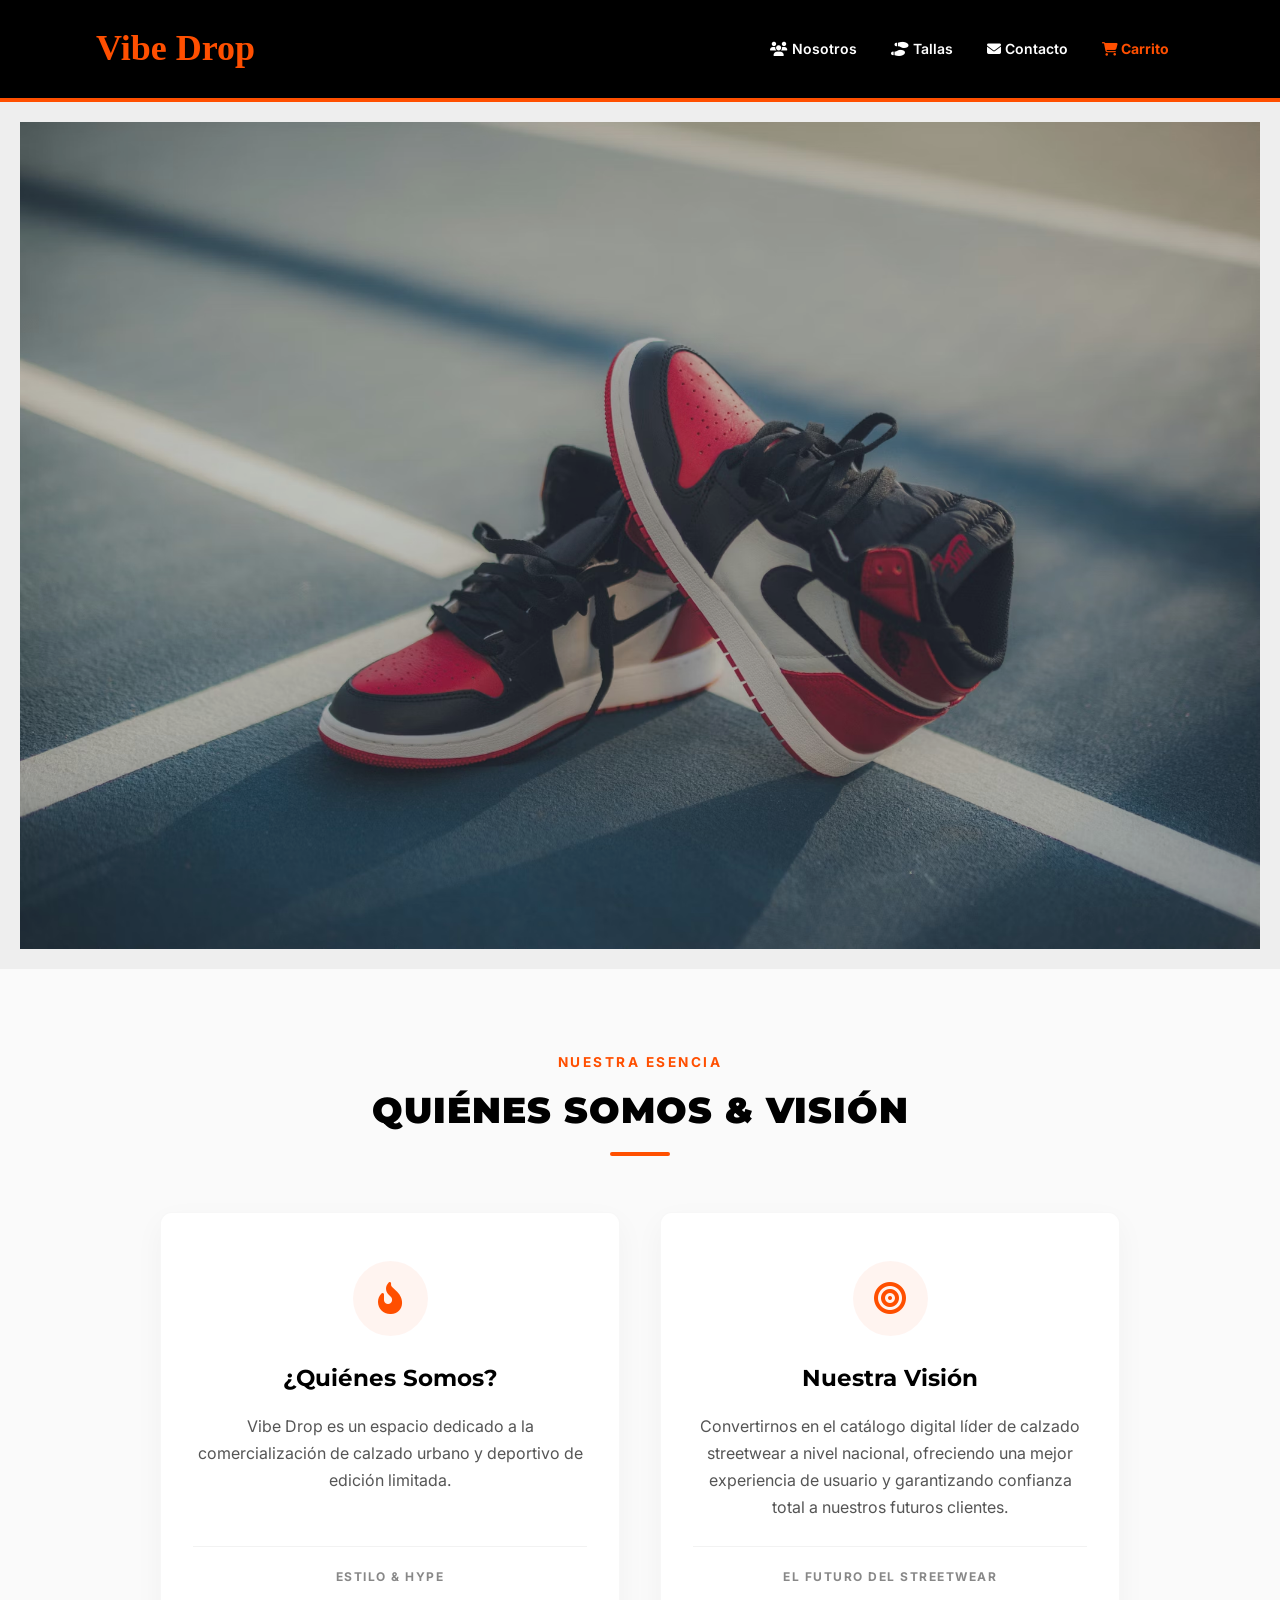
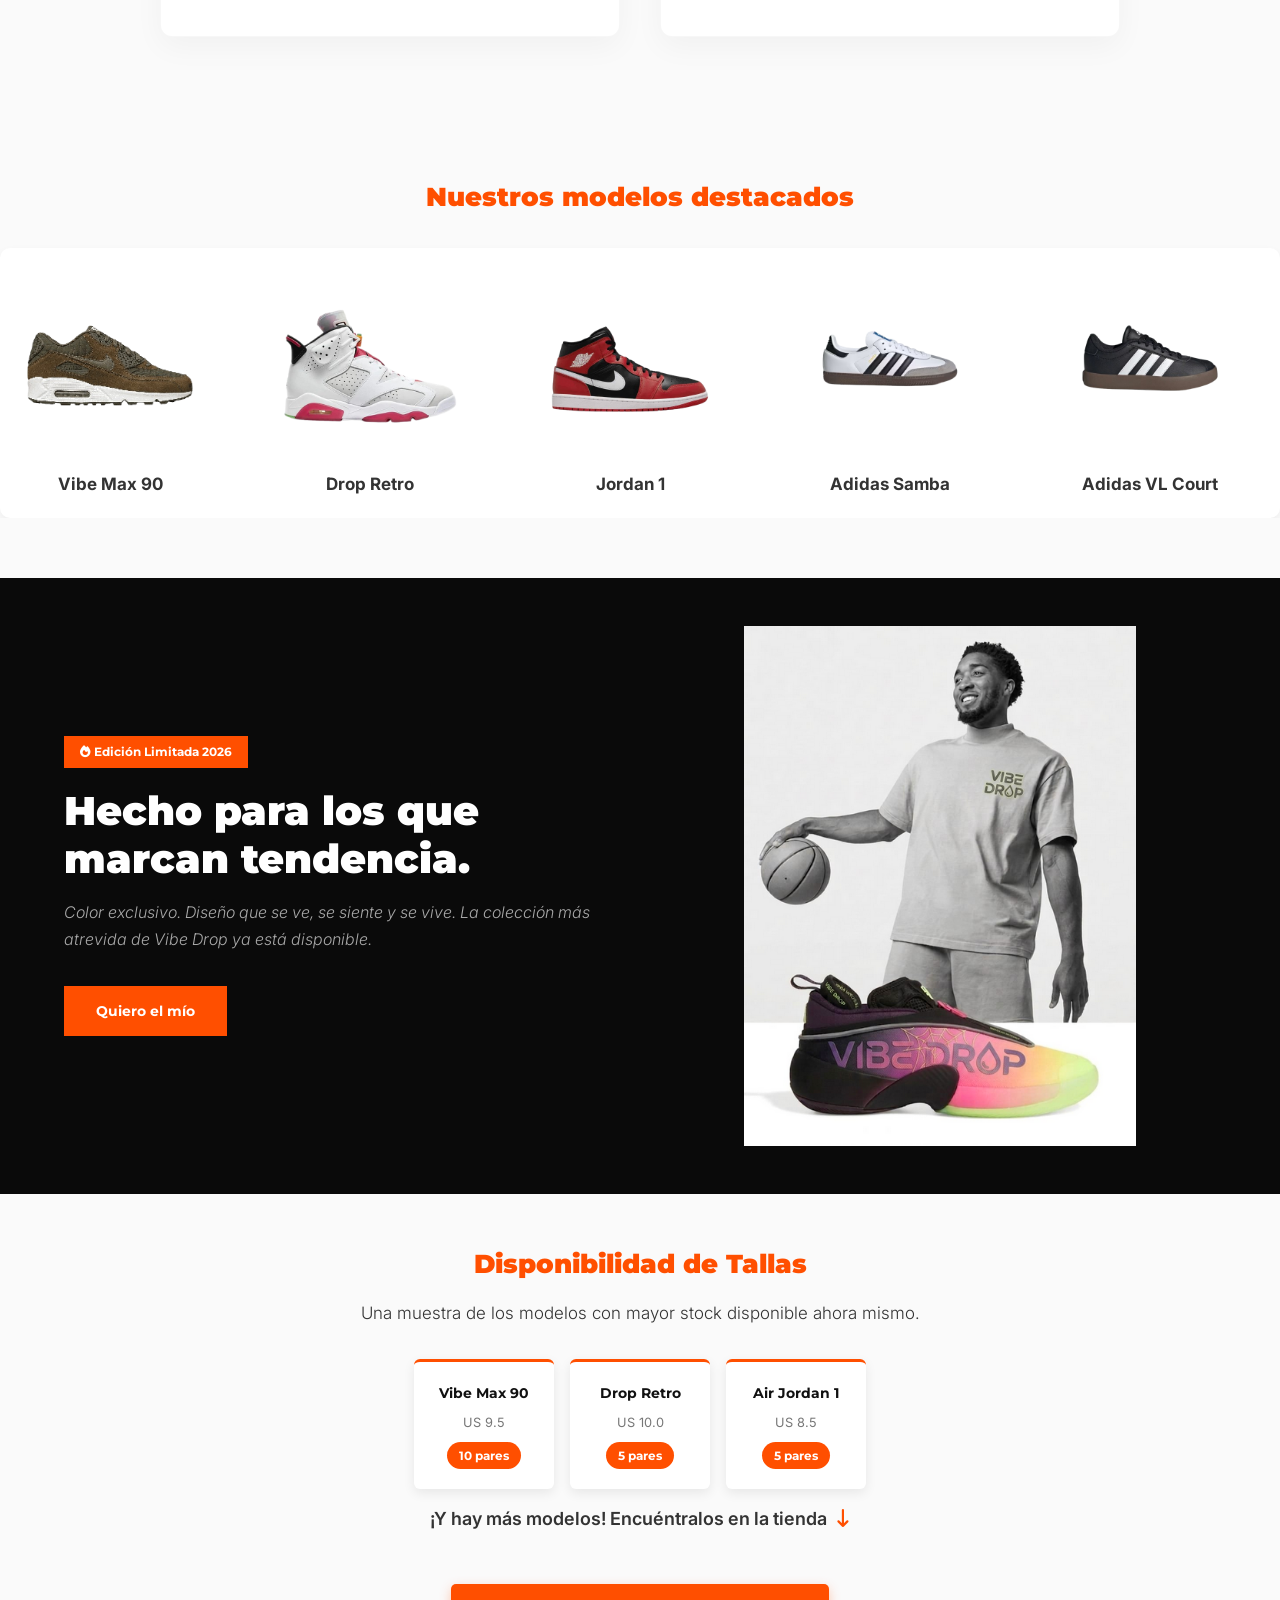
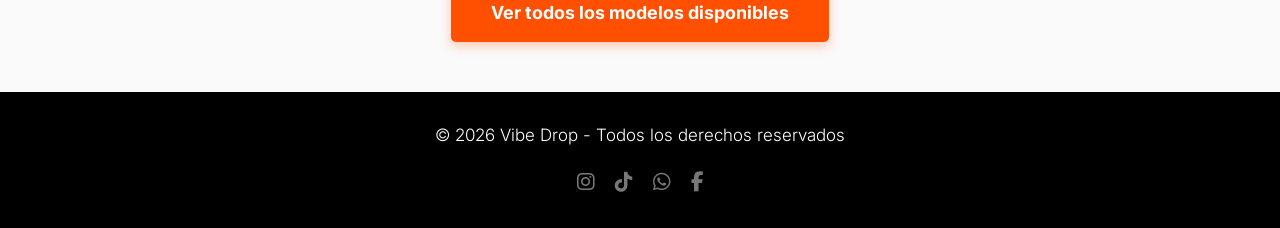
<file: index.html>
<!DOCTYPE html>
<html lang="es">
<head>
    <meta charset="UTF-8">
    <meta name="viewport" content="width=device-width, initial-scale=1.0">
    <title>Vibe Drop | Sneakers</title>

    <link rel="preconnect" href="https://fonts.googleapis.com">
    <link rel="preconnect" href="https://fonts.gstatic.com" crossorigin>
    <link href="https://fonts.googleapis.com/css2?family=Inter:wght@300;400;600&family=Montserrat:wght@700;900&family=Permanent+Marker&display=swap" rel="stylesheet">

    <link rel="stylesheet" href="https://cdnjs.cloudflare.com/ajax/libs/font-awesome/6.4.0/css/all.min.css">
    <link rel="stylesheet" href="diseño.css">
    <script src="script.js" defer></script>
</head>
<body>

    <header>
        <div class="header-container">
            <h1 class="logo">Vibe Drop</h1>

            <!-- Botón hamburguesa: solo visible en móvil -->
            <button class="menu-toggle" id="menu-toggle" aria-label="Abrir menú">
                <i class="fa-solid fa-bars"></i>
            </button>

            <nav id="nav-menu">
                <a href="#nosotros"><i class="fa-solid fa-users"></i> <span>Nosotros</span></a>
                <a href="#tallas"><i class="fa-solid fa-shoe-prints"></i> <span>Tallas</span></a>
                <a href="contacto.html"><i class="fa-solid fa-envelope"></i> <span>Contacto</span></a>
                <a href="Tienda_Compra/tienda.html" style="color: #ff4f00; font-weight: bold;"><i class="fa-solid fa-cart-shopping"></i> <span>Carrito</span></a>
            </nav>
        </div>
    </header>

    <main>
        <section class="imagen-principal">
            <div>
                <img src="Img/img1.png" alt="Zapatillas exclusivas Vibe Drop">
            </div>
        </section>

        <section id="nosotros" class="seccion-nosotros-vibe animar-scroll">
            <div class="nosotros-cabecera">
                <span class="nosotros-tagline">Nuestra Esencia</span>
                <h2 class="nosotros-titulo-principal">Quiénes Somos & Visión</h2>
                <div class="nosotros-linea-decorativa"></div>
            </div>

            <div class="nosotros-grid">
                <div class="nosotros-card">
                    <div class="nosotros-icono-contenedor">
                        <i class="fa-solid fa-fire-flame-curved"></i>
                    </div>
                    <h3>¿Quiénes Somos?</h3>
                    <p>Vibe Drop es un espacio dedicado a la comercialización de calzado urbano y deportivo de edición limitada.</p>
                    <div class="nosotros-card-footer">
                        <span>Estilo & Hype</span>
                    </div>
                </div>

                <div class="nosotros-card">
                    <div class="nosotros-icono-contenedor">
                        <i class="fa-solid fa-bullseye"></i>
                    </div>
                    <h3>Nuestra Visión</h3>
                    <p>Convertirnos en el catálogo digital líder de calzado streetwear a nivel nacional, ofreciendo una mejor experiencia de usuario y garantizando confianza total a nuestros futuros clientes.</p>
                    <div class="nosotros-card-footer">
                        <span>El Futuro del Streetwear</span>
                    </div>
                </div>
            </div>
        </section>

        <section class="seccion-carrusel animar-scroll">
            <h2>Nuestros modelos destacados</h2>
            <div class="carrusel-contenedor">
                <div class="carrusel-track">
                    <div class="carrusel-item"><img src="Img/Vibe Max 90.png" alt="Vibe Max 90"><p>Vibe Max 90</p></div>
                    <div class="carrusel-item"><img src="Img/Drop Retro.png" alt="Drop Retro"><p>Drop Retro</p></div>
                    <div class="carrusel-item"><img src="Img/Air Jordan 1.png" alt="Jordan 1"><p>Jordan 1</p></div>
                    <div class="carrusel-item"><img src="Img/adidas-samba.png" alt="Adidas Samba"><p>Adidas Samba</p></div>
                    <div class="carrusel-item"><img src="Img/adidas-vl-court.png" alt="Adidas VL Court"><p>Adidas VL Court</p></div>
                    <div class="carrusel-item"><img src="Img/adidas-campus.png" alt="Adidas Campus"><p>Adidas Campus</p></div>

                    <div class="carrusel-item"><img src="Img/Vibe Max 90.png" alt="Vibe Max 90"><p>Vibe Max 90</p></div>
                    <div class="carrusel-item"><img src="Img/Drop Retro.png" alt="Drop Retro"><p>Drop Retro</p></div>
                    <div class="carrusel-item"><img src="Img/Air Jordan 1.png" alt="Jordan 1"><p>Jordan 1</p></div>
                    <div class="carrusel-item"><img src="Img/adidas-samba.png" alt="Adidas Samba"><p>Adidas Samba</p></div>
                    <div class="carrusel-item"><img src="Img/adidas-vl-court.png" alt="Adidas VL Court"><p>Adidas VL Court</p></div>
                    <div class="carrusel-item"><img src="Img/adidas-campus.png" alt="Adidas Campus"><p>Adidas Campus</p></div>
                </div>
            </div>
        </section>

        <section class="seccion-promo">
            <div class="promo-grid">
                <div class="promo-texto">
                    <span class="promo-badge">
                        <i class="fa-solid fa-fire"></i> Edición Limitada 2026
                    </span>
                    <h2>Hecho para los que<br>marcan tendencia.</h2>
                    <p>Color exclusivo. Diseño que se ve, se siente y se vive. La colección más atrevida de Vibe Drop ya está disponible.</p>
                    <a href="Tienda_Compra/tienda.html" class="btn-promo">Quiero el mío</a>
                </div>

                <div class="promo-imagen">
                    <img src="Img/vibe.png" alt="Campaña Vibe Drop 2026 edición limitada">
                </div>
            </div>
        </section>

        <section id="tallas" class="seccion-contenido animar-scroll">
            <h2>Disponibilidad de Tallas</h2>
            <p>Una muestra de los modelos con mayor stock disponible ahora mismo.</p>

            <div class="cards-disponibilidad">
                <div class="card-stock">
                    <span class="modelo-nombre">Vibe Max 90</span>
                    <span class="modelo-talla">US 9.5</span>
                    <span class="modelo-stock">10 pares</span>
                </div>
                <div class="card-stock">
                    <span class="modelo-nombre">Drop Retro</span>
                    <span class="modelo-talla">US 10.0</span>
                    <span class="modelo-stock">5 pares</span>
                </div>
                <div class="card-stock">
                    <span class="modelo-nombre">Air Jordan 1</span>
                    <span class="modelo-talla">US 8.5</span>
                    <span class="modelo-stock">5 pares</span>
                </div>
            </div>

            <p class="texto-llamado">¡Y hay más modelos! Encuéntralos en la tienda <i class="fa-solid fa-arrow-down-long"></i></p>
            <div class="bloque-boton-centrado">
                <a href="Tienda_Compra/tienda.html" class="btn-comprar-global">Ver todos los modelos disponibles</a>
            </div>
        </section>
    </main>

    <!-- Botón volver arriba -->
    <button id="btn-top" title="Volver arriba">
        <i class="fa-solid fa-arrow-up"></i>
    </button>

    <footer>
        <div class="footer-contenido">
            <p>&copy; 2026 Vibe Drop - Todos los derechos reservados</p>
            <div class="footer-redes">
                <a href="#" title="Instagram"><i class="fab fa-instagram"></i></a>
                <a href="#" title="TikTok"><i class="fab fa-tiktok"></i></a>
                <a href="https://wa.me/51964038366" target="_blank" title="WhatsApp"><i class="fab fa-whatsapp"></i></a>
                <a href="#" title="Facebook"><i class="fab fa-facebook-f"></i></a>
            </div>
        </div>
    </footer>
</body>
</html>
</file>
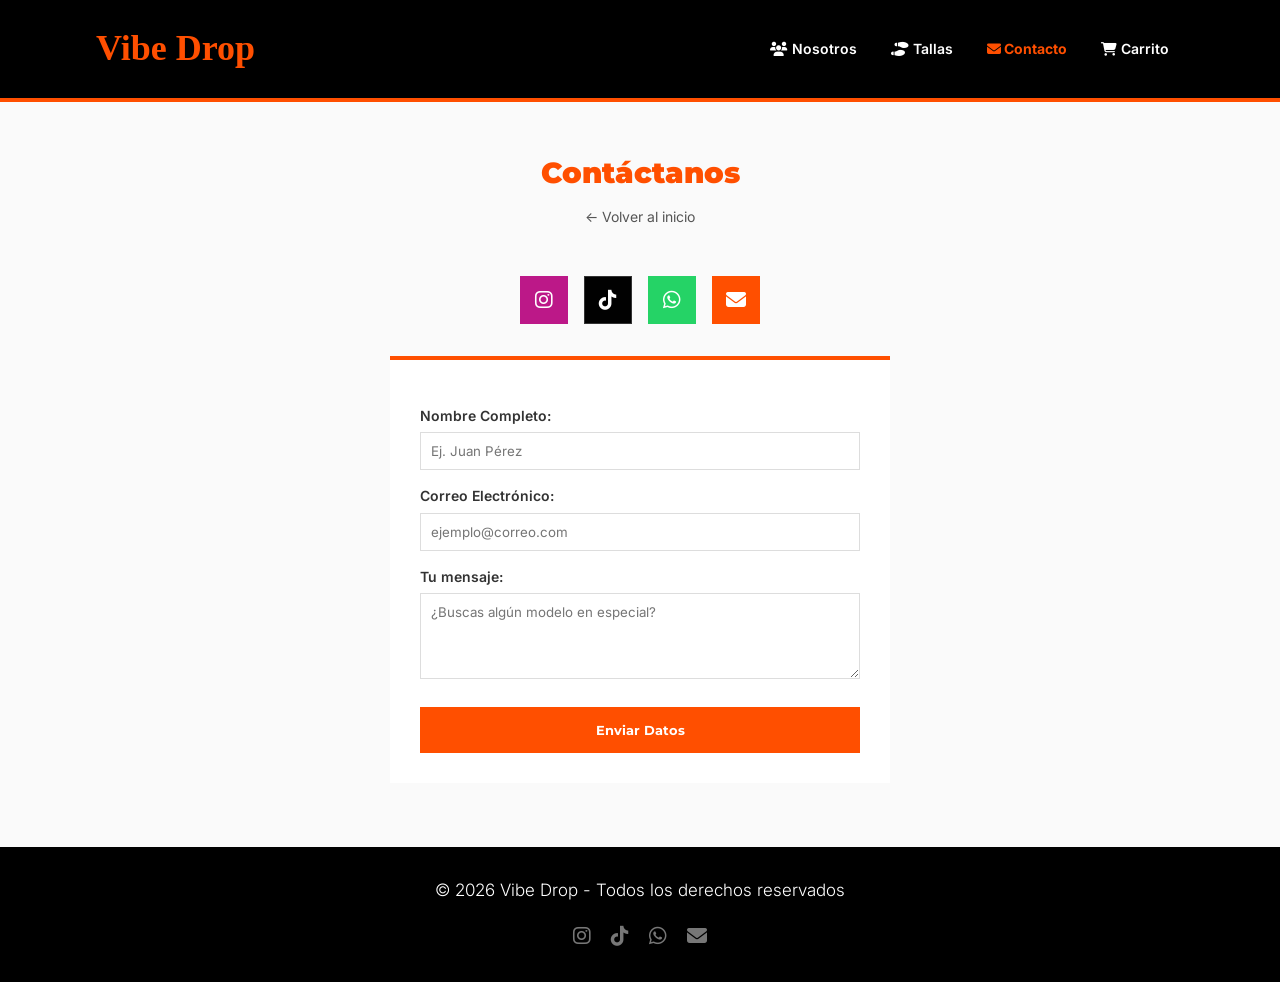
<file: contacto.html>
<!DOCTYPE html>
<html lang="es">
<head>
    <meta charset="UTF-8">
    <meta name="viewport" content="width=device-width, initial-scale=1.0">
    <title>Vibe Drop | Contacto</title>

    <link rel="preconnect" href="https://fonts.googleapis.com">
    <link rel="preconnect" href="https://fonts.gstatic.com" crossorigin>
    <link href="https://fonts.googleapis.com/css2?family=Inter:wght@300;400;600&family=Montserrat:wght@700;900&family=Permanent+Marker&display=swap" rel="stylesheet">

    <link rel="stylesheet" href="https://cdnjs.cloudflare.com/ajax/libs/font-awesome/6.4.0/css/all.min.css">
    <link rel="stylesheet" href="diseño.css">
    <script src="script.js" defer></script>
</head>
<body>

    <header>
        <div class="header-container">
            <h1 class="logo">Vibe Drop</h1>

            <!-- Botón hamburguesa -->
            <button class="menu-toggle" id="menu-toggle" aria-label="Abrir menú">
                <i class="fa-solid fa-bars"></i>
            </button>

            <nav id="nav-menu">
                <a href="index.html#nosotros"><i class="fa-solid fa-users"></i> <span>Nosotros</span></a>
                <a href="index.html#tallas"><i class="fa-solid fa-shoe-prints"></i> <span>Tallas</span></a>
                <a href="contacto.html" style="color: #ff4f00; font-weight: bold;"><i class="fa-solid fa-envelope"></i> <span>Contacto</span></a>
                <a href="Tienda_Compra/tienda.html"><i class="fa-solid fa-cart-shopping"></i> <span>Carrito</span></a>
            </nav>
        </div>
    </header>

    <main>
        <div class="pagina-contacto">
            <h2 class="titulo-pagina">Contáctanos</h2>
            <a href="index.html" class="link-volver">← Volver al inicio</a>

            <!-- Íconos con links reales: mailto y wa.me -->
            <div class="redes-sociales">
                <a href="https://www.instagram.com/vibedrop" target="_blank" class="red-social instagram" title="Síguenos en Instagram">
                    <i class="fab fa-instagram"></i>
                </a>
                <a href="https://www.tiktok.com/@vibedrop" target="_blank" class="red-social tiktok" title="Síguenos en TikTok">
                    <i class="fab fa-tiktok"></i>
                </a>
                <a href="https://wa.me/51964038366" target="_blank" class="red-social whatsapp" title="Escríbenos por WhatsApp">
                    <i class="fab fa-whatsapp"></i>
                </a>
                <a href="mailto:vibedrop@gmail.com" class="red-social email-social" title="Envíanos un correo">
                    <i class="fas fa-envelope"></i>
                </a>
            </div>

            <!-- id para que JS pueda interceptar el submit -->
            <form id="form-contacto" name="formularioContacto">
                <label for="nombre">Nombre Completo:</label>
                <input type="text" id="nombre" name="nombre" placeholder="Ej. Juan Pérez" required>

                <label for="correo">Correo Electrónico:</label>
                <input type="email" id="correo" name="correo" placeholder="ejemplo@correo.com" required>

                <label for="mensaje">Tu mensaje:</label>
                <textarea id="mensaje" name="mensaje" rows="4" placeholder="¿Buscas algún modelo en especial?"></textarea>

                <input type="submit" value="Enviar Datos">
            </form>

            <!-- Mensaje de éxito: lo muestra JavaScript -->
            <div id="msg-exito" class="msg-exito"></div>
        </div>
    </main>

    <!-- Botón volver arriba -->
    <button id="btn-top" title="Volver arriba">
        <i class="fa-solid fa-arrow-up"></i>
    </button>

    <footer>
        <div class="footer-contenido">
            <p>&copy; 2026 Vibe Drop - Todos los derechos reservados</p>
            <div class="footer-redes">
                <a href="https://www.instagram.com/vibedrop" target="_blank" title="Instagram"><i class="fab fa-instagram"></i></a>
                <a href="https://www.tiktok.com/@vibedrop" target="_blank" title="TikTok"><i class="fab fa-tiktok"></i></a>
                <a href="https://wa.me/51964038366" target="_blank" title="WhatsApp"><i class="fab fa-whatsapp"></i></a>
                <a href="mailto:vibedrop@gmail.com" title="Correo"><i class="fas fa-envelope"></i></a>
            </div>
        </div>
    </footer>
</body>
</html>
</file>
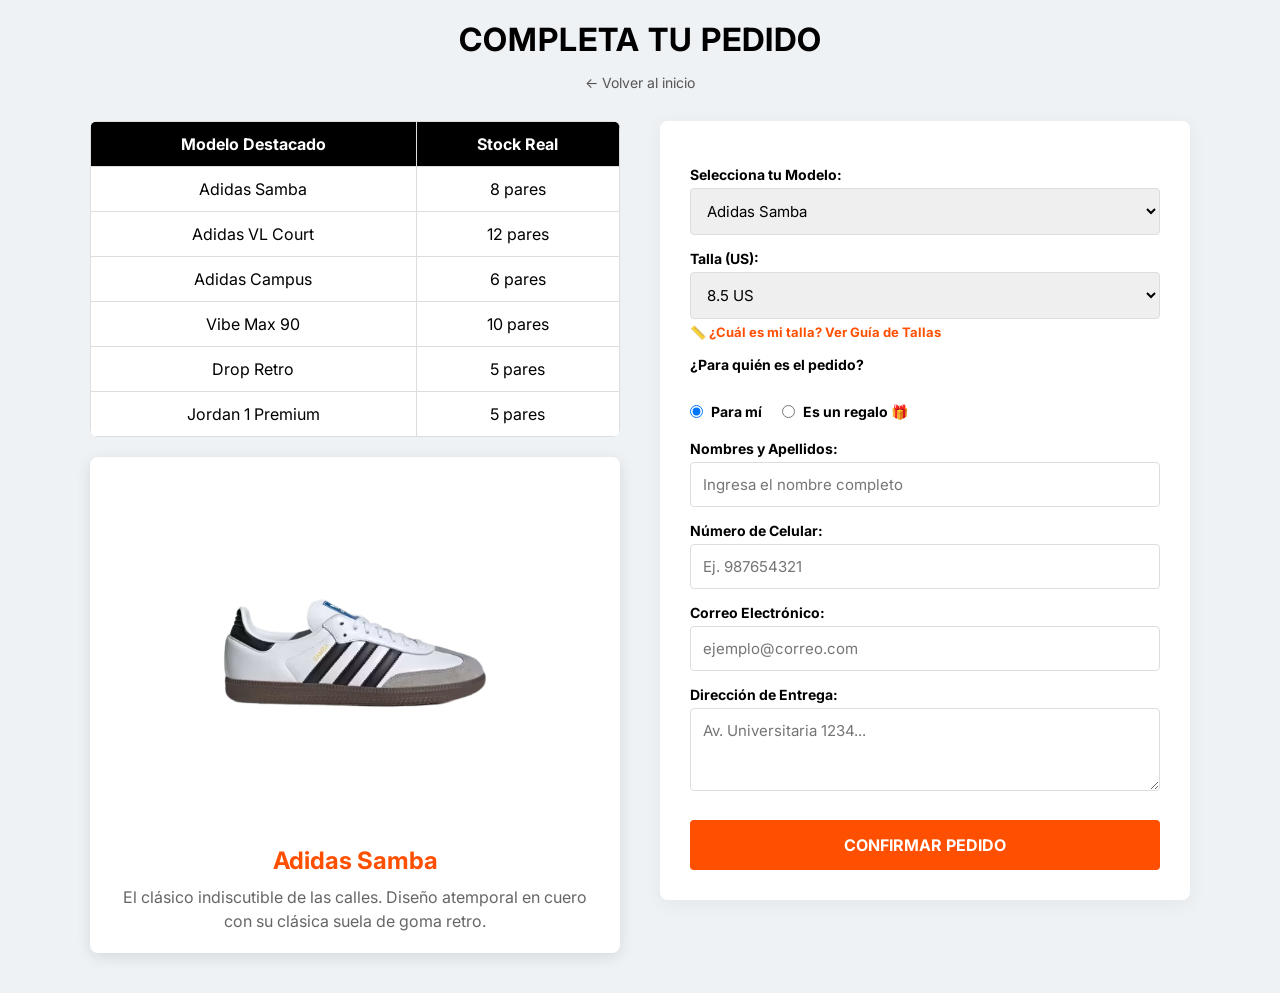
<file: Tienda_Compra/tienda.html>
<!DOCTYPE html>
<html lang="es">
<head>
    <meta charset="UTF-8">
    <meta name="viewport" content="width=device-width, initial-scale=1.0">
    <title>Vibe Drop | Checkout</title>
    <link href="https://fonts.googleapis.com/css2?family=Inter:wght@400;700&display=swap" rel="stylesheet">
    <link rel="stylesheet" href="tienda.css">
</head>
<body>

    <h2 class="titulo-tienda">Completa tu Pedido</h2>
    <a href="../index.html" class="link-volver">← Volver al inicio</a>

    <div class="layout-tienda">
        <div class="lado-izquierdo">
            <div class="contenedor-tabla-chica">
                <table class="tabla-tienda">
                    <thead><tr><th>Modelo Destacado</th><th>Stock Real</th></tr></thead>
                    <tbody id="cuerpo-tabla-stock">
                        <!-- Se llenará dinámicamente con JS (Sesión 12) -->
                    </tbody>
                </table>
            </div>

            <div class="tarjeta-producto">
                <img src="../Img/adidas-samba.png" id="img-producto" alt="Zapatilla Seleccionada">
                <h3 id="titulo-producto">Adidas Samba</h3>
                <p id="desc-producto">El clásico indiscutible de las calles. Diseño atemporal en cuero con su clásica suela de goma retro.</p>
            </div>
        </div>

        <div class="lado-derecho">
            <div class="checkout-container">
                <form id="form-checkout" name="formularioCheckout">
                    <label for="modelo">Selecciona tu Modelo:</label>
                    <select id="modelo" required>
                        <option value="Adidas Samba">Adidas Samba</option>
                        <option value="Adidas VL Court">Adidas VL Court</option>
                        <option value="Adidas Campus">Adidas Campus</option>
                        <option value="Vibe Max 90">Vibe Max 90</option>
                        <option value="Drop Retro">Drop Retro</option>
                        <option value="Jordan 1 Premium">Jordan 1 Premium</option>
                    </select>

                    <label for="talla">Talla (US):</label>
                    <select id="talla" required>
                        <option value="8.5">8.5 US</option>
                        <option value="9.0">9.0 US</option>
                        <option value="9.5">9.5 US</option>
                        <option value="10.0">10.0 US</option>
                    </select>
                    <a href="#guia-tallas-modal" class="link-guia-tallas">📏 ¿Cuál es mi talla? Ver Guía de Tallas</a>

                    <label>¿Para quién es el pedido?</label>
                    <div class="radio-group">
                        <label class="radio-option"><input type="radio" name="destino" value="personal" checked> Para mí</label>
                        <label class="radio-option"><input type="radio" name="destino" value="regalo"> Es un regalo 🎁</label>
                    </div>

                    <label id="lbl-nombre">Nombres y Apellidos:</label>
                    <input type="text" id="nombre" placeholder="Ingresa el nombre completo" required>

                    <label id="lbl-celular">Número de Celular:</label>
                    <input type="tel" id="celular" placeholder="Ej. 987654321" required>

                    <label id="lbl-correo">Correo Electrónico:</label>
                    <input type="email" id="correo" placeholder="ejemplo@correo.com" required>

                    <label>Dirección de Entrega:</label>
                    <textarea id="direccion" rows="3" placeholder="Av. Universitaria 1234..." required></textarea>

                    <button type="submit" class="btn-pagar">CONFIRMAR PEDIDO</button>
                </form>
                <div id="mensaje-exito" class="mensaje-alerta"></div>
            </div>
        </div>
    </div>

    <!-- INTEGRACIÓN SESIÓN 14: Ventana Flotante (Uso de :target) -->
    <div id="guia-tallas-modal" class="ventana-flotante">
        <div class="ventana-contenido">
            <h3>Guía de Tallas | Vibe Drop</h3>
            <p>Compara tu medida en centímetros para elegir la talla US correcta:</p>
            <table class="tabla-modal-tallas">
                <thead>
                    <tr>
                        <th>US (USA)</th>
                        <th>EU (Europa)</th>
                        <th>Medida (cm)</th>
                    </tr>
                </thead>
                <tbody>
                    <tr><td>8.5 US</td><td>42</td><td>26.5 cm</td></tr>
                    <tr><td>9.0 US</td><td>42.5</td><td>27.0 cm</td></tr>
                    <tr><td>9.5 US</td><td>43</td><td>27.5 cm</td></tr>
                    <tr><td>10.0 US</td><td>44</td><td>28.0 cm</td></tr>
                </tbody>
            </table>
            <a href="#" class="btn-cerrar-modal">Cerrar Guía</a>
        </div>
    </div>
    <div class="modal-overlay"></div>

    <!-- Contenedor para el Ticket de Compra Dinámico (Sesión 13) -->
    <div id="contenedor-ticket" style="max-width: 600px; margin: 20px auto; padding: 0 20px;"></div>

    <script src="tienda.js"></script>
</body>
</html>
</file>
<file: diseño.css>
* {
    margin: 0;
    padding: 0;
    box-sizing: border-box;
}

body {
    background-color: #fafafa;
    color: #333;
    font-family: 'Inter', sans-serif;
    line-height: 1.6;
    font-size: 1rem;
}

header {
    background-color: #000;
    color: #fff;
    padding: 1.25rem 0;
    border-bottom: 4px solid #ff4f00;
}

.header-container {
    display: flex;
    flex-direction: row;
    justify-content: space-between;
    align-items: center;
    flex-wrap: wrap;
    gap: 1rem;
    width: 85%;
    max-width: 1200px;
    margin: 0 auto;
}

.logo {
    color: #ff4f00;
    font-size: 2.25rem;
    font-family: 'Permanent Marker', cursive;
    animation: aparecer 1s ease;
}

nav {
    display: flex;
    flex-direction: row;
    align-items: center;
    flex-wrap: wrap;
    justify-content: center;
    gap: 0.25rem;
}

nav a {
    color: #fff;
    text-decoration: none;
    margin: 0 0.9375rem;
    font-size: 0.875rem;
    font-weight: 600;
    animation: aparecer 1.5s ease;
    transition: color 0.3s ease;
}

nav a:hover {
    color: #ff4f00;
}

.imagen-principal div {
    padding: 1.25rem;
    background-color: #eee;
}

.imagen-principal img {
    width: 100%;
    display: block;
    opacity: 0.92;
    transition: transform 0.3s ease, opacity 0.3s ease;
}

.imagen-principal img:hover {
    transform: scale(1.02);
    opacity: 1;
}

.animar-scroll {
    opacity: 0;
    transform: translateY(-50px);
    transition: all 0.8s ease-out; /* Controla la velocidad de la transición */
}

.animar-scroll.mostrar {
    opacity: 1;
    transform: translateY(0);
}

.seccion-contenido {
    padding: 3.125rem 1.25rem;
    width: 85%;
    max-width: 800px;
    margin: 0 auto;
    text-align: center;
}

h2 {
    color: #ff4f00;
    margin-bottom: 0.9375rem;
    font-family: 'Montserrat', sans-serif;
    font-weight: 900;
    font-size: 1.6rem;
}

p {
    font-weight: 300;
    font-size: 1.0625rem;
}


th, td {
    padding: 15px 20px;
    border: 1px solid #ccc;
    text-align: center;
}

thead {
    background-color: #000;
    color: #fff;
    text-transform: uppercase; /*Letras en mayusculas*/
    font-weight: bold;
    letter-spacing: 1px; /*Espaciado entre letras*/
}

tbody tr:hover {
    background-color: rgba(255, 79, 0, 0.1); /*Color de fondo al pasar el mouse*/
    transition: background-color 0.3s ease; /*Transición suave*/
}

tfoot {
    background-color: #f9f9f9;
    font-weight: bold;
}

thead th {
    font-family: 'Montserrat', sans-serif;
    font-weight: 700;
    font-size: 0.8125rem;
}

tfoot td {
    font-weight: 600;
}

tr:hover {
    background-color: #f4e5df;
    transition: all 0.4s;
}



.contenedor-tabla {
    width: 90%;
    max-width: 800px;
    margin: 40px auto;
    overflow-x: auto;/*Responsive*/
    box-shadow: 0 5px 15px rgba(0,0,0,0.1); /*Sombra*/
    border-radius: 8px; /*Bordes redondeados*/
    background-color: #fff; /*Fondo blanco*/
}

table {
    width: 100%;
    border-collapse: collapse;
    min-width: 500px; /*Para que la tabla no se achique demasiado en pantallas pequeñas*/
}


.tarjeta-zapato:hover {
    transform: translateY(-4px);
}

.tarjeta-zapato h3 {
    font-family: 'Montserrat', sans-serif;
    font-weight: 700;
    margin-top: 0.75rem;
    font-size: 1rem;
}

.tarjeta-zapato:hover img {
    transform: scale(1.03);
    filter: grayscale(0%);
}

.seccion-carrusel {
    overflow: hidden;
    text-align: center;
    margin: 60px auto;
    overflow: hidden;
}

.seccion-carrusel h2 {
    text-align: center;
    width: 100%;
    margin-bottom: 30px;
    display: block;
}

.carrusel-contenedor {
    width: 100%;
    overflow: hidden;
    background: white; 
    padding: 20px 0;
    border-radius: 10px;
    box-shadow: 0 4px 10px rgba(0,0,0,0.05);
}

.carrusel-track { 
    display: flex; 
    width: max-content; 
    gap: 40px;
    animation: scrollInfinito 25s linear infinite; 
}

.carrusel-track:hover {
    animation-play-state: paused;
}

.carrusel-item {
    width: 220px;
    text-align: center;
}

.carrusel-item img { 
    width: 100%; 
    height: 180px;  /* Forzamos el mismo alto para todas */
    object-fit: contain; /* Las encaja sin deformarlas */
    border-radius: 10px; 
    transition: transform 0.3s ease; 
}

.carrusel-item:hover img {
    transform: scale(1.1);
}

.carrusel-item p {
    font-weight: bold;
    margin-top: 15px;
    color: #333;
}

.contenedor-boton {
    width: 100%;
    display: flex;
    justify-content: center;
    align-items: center;
    margin-top: 50px;
    margin-bottom: 150px;
    clear: both;
}

.btn-comprar-global {
    display: inline-block ;
    background-color: #ff4f00 ; /* Tu naranja característico */
    color: white ;
    padding: 15px 40px ;
    border-radius: 5px ;
    text-decoration: none ;
    font-weight: bold ;
    font-size: 18px ;
    box-shadow: 0 4px 12px rgba(255, 79, 0, 0.3) ;
    transition: 0.3s ease ;
}

.btn-comprar-global:hover {
    background-color: #000000 ;
    color: #ffffff ;
}

.bloque-boton-centrado {
    display: flex ;
    justify-content: center ; 
    align-items: center ;
    width: 100% ;
    margin-top: 50px ;
}

.texto-llamado {
    font-size: 18px ;
    font-weight: 600 ;
    color: #333 ;
    margin-bottom: 15px ;
}

.texto-llamado i {
    color: #ff4f00;
    margin-left: 5px;
    animation: reboteFlecha 1.5s infinite;
}

.seccion-promo {
    background-color: #0a0a0a;
    min-height: 60vh;
    display: flex;
    align-items: center;
    padding: 3rem 5%;
    overflow: hidden;
}

.promo-grid {
    display: grid;
    grid-template-columns: 1fr 1fr;
    grid-template-areas: "texto imagen";
    align-items: center;
    gap: 3rem;
    width: 100%;
    max-width: 1200px;
    margin: 0 auto;
}

.promo-texto {
    grid-area: texto;
    opacity: 0;
    transform: translateX(-50px);
    transition: opacity 0.9s ease, transform 0.9s ease;
}

.promo-imagen {
    grid-area: imagen;
    opacity: 0;
    transform: translateX(50px);
    transition: opacity 0.9s ease, transform 0.9s ease;
}

.seccion-promo.visible .promo-texto,
.seccion-promo.visible .promo-imagen {
    opacity: 1;
    transform: translateX(0);
}

.promo-badge {
    display: inline-block;
    background-color: #ff4f00;
    color: #fff;
    font-size: 0.75rem;
    font-family: 'Montserrat', sans-serif;
    font-weight: 700;
    padding: 0.4rem 1rem;
    margin-bottom: 1.2rem;
}

.promo-texto h2 {
    color: #ffffff;
    font-size: 2.5rem;
    text-align: left;
    margin-bottom: 1rem;
    line-height: 1.2;
}

.promo-texto p {
    color: #aaaaaa;
    font-size: 1rem;
    line-height: 1.7;
    margin-bottom: 2rem;
    font-style: italic;
}

.btn-promo {
    display: inline-block;
    background-color: #ff4f00;
    color: #fff;
    text-decoration: none;
    font-family: 'Montserrat', sans-serif;
    font-weight: 700;
    font-size: 0.875rem;
    padding: 0.875rem 2rem;
    transition: background-color 0.3s ease, transform 0.2s ease;
    animation: pulsar 2s infinite 1.5s;
}

.btn-promo:hover {
    background-color: #cc3f00;
    transform: translateY(-3px);
    animation: none;
}

.promo-imagen img {
    width: 100%;
    height: auto;
    max-height: 520px;
    object-fit: contain;
    display: block;
    margin: 0 auto;
    filter: saturate(1.15);
    transition: transform 0.5s ease, filter 0.5s ease;
}

.promo-imagen img:hover {
    transform: scale(1.04);
    filter: saturate(1.4);
}

.redes-sociales {
    display: flex;
    justify-content: center;
    gap: 1rem;
    margin: 1.5rem 0 2rem;
    flex-wrap: wrap;
}

.red-social {
    display: flex;
    align-items: center;
    justify-content: center;
    width: 3rem;
    height: 3rem;
    font-size: 1.25rem;
    color: #fff;
    text-decoration: none;
    transition: transform 0.3s ease, opacity 0.3s ease;
    animation: aparecer 2s ease;
}

.red-social:hover {
    transform: scale(1.15) translateY(-4px);
    opacity: 0.85;
}

.instagram { background-color: #bc1888; }
.tiktok    { background-color: #010101; border: 1px solid #333; }
.whatsapp  { background-color: #25D366; }
.facebook  { background-color: #1877F2; }

form {
    background-color: #fff;
    padding: 1.875rem;
    text-align: left;
    border-top: 4px solid #ff4f00;
    max-width: 500px;
    margin: 0 auto;
}

label {
    display: block;
    margin-top: 0.9375rem;
    font-weight: 600;
    font-size: 0.875rem;
}

input, textarea {
    width: 100%;
    padding: 0.625rem;
    margin-top: 0.3125rem;
    border: 1px solid #ddd;
    font-family: 'Inter', sans-serif;
}

input[type="submit"] {
    background-color: #ff4f00;
    color: #fff;
    border: none;
    padding: 0.9375rem;
    margin-top: 1.25rem;
    cursor: pointer;
    font-family: 'Montserrat', sans-serif;
    font-weight: 700;
    width: 100%;
    transition: background-color 0.3s ease, transform 0.1s ease;
}

input[type="submit"]:hover {
    background-color: #cc3f00;
}

footer {
    background-color: #000;
    color: #fff;
    padding: 1.875rem;
    text-align: center;
}

.footer-contenido {
    display: flex;
    flex-direction: column;
    align-items: center;
    gap: 1rem;
}

.footer-redes {
    display: flex;
    gap: 1.25rem;
    justify-content: center;
}

.footer-redes a {
    color: #777;
    font-size: 1.25rem;
    text-decoration: none;
    transition: color 0.3s ease, transform 0.3s ease;
}

.footer-redes a:hover {
    color: #ff4f00;
    transform: translateY(-3px);
}

@keyframes aparecer {
    from {
        opacity: 0;
        transform: translateY(-20px);
    }
    to {
        opacity: 1;
        transform: translateY(0);
    }
}

@keyframes deslizarIzquierda {
    from {
        opacity: 0;
        transform: translateX(-50px);
    }
    to {
        opacity: 1;
        transform: translateX(0);
    }
}

@keyframes deslizarDerecha {
    from {
        opacity: 0;
        transform: translateX(50px);
    }
    to {
        opacity: 1;
        transform: translateX(0);
    }
}

@keyframes pulsar {
    50% {
        transform: scale(1.05);
    }
}

@keyframes scrollInfinito {
    0% {
        transform: translateX(0);
    }
    100% {
        transform: translateX(calc(-50% - 20px));
    } 
}

@media (max-width: 900px) {
    .promo-grid {
        grid-template-columns: 1fr;
        grid-template-areas:
            "imagen"
            "texto";
        gap: 2rem;
    }

    .promo-texto {
        text-align: center;
    }

    .promo-texto h2 {
        text-align: center;
        font-size: 2rem;
    }

    .promo-imagen img {
        max-height: 380px;
    }

    .seccion-promo {
        padding: 2.5rem 5%;
    }
}

@media (max-width: 768px) {

    .contenedor-tabla {
        width: 100%;
        overflow-x: auto;
        margin: 20px 0;
    }

    nav {
        display: flex;
        flex-direction: row;
        justify-content: center;
        gap: 10px;
    }

    nav a span {
        display: none;
    }

    nav a {
        font-size: 1.375rem;
        margin: 0 0.5rem;
    }

    table {
        width: 100%;
        min-width: 500px;
        border-collapse: collapse;
    }

    .seccion-promo {
        min-height: auto;
        padding: 2rem 5%;
    }

    .promo-texto h2 {
        font-size: 1.7rem;
    }
}

@media (max-width: 480px) {
    .logo {
        font-size: 1.75rem;
    }

    h2 {
        font-size: 1.2rem;
    }

    .redes-sociales {
        gap: 0.75rem;
    }

    .red-social {
        width: 2.5rem;
        height: 2.5rem;
        font-size: 1rem;
    }

    .promo-badge {
        font-size: 0.65rem;
    }

    .promo-texto h2 {
        font-size: 1.4rem;
    }
}
/* ── Cards de disponibilidad de tallas ── */
.cards-disponibilidad {
    display: flex;
    gap: 1rem;
    justify-content: center;
    flex-wrap: wrap;
    margin: 2rem 0 1rem;
}

.card-stock {
    background: #fff;
    border-top: 3px solid #ff4f00;
    padding: 1.25rem 1.5rem;
    border-radius: 6px;
    box-shadow: 0 4px 12px rgba(0, 0, 0, 0.08);
    display: flex;
    flex-direction: column;
    align-items: center;
    gap: 0.5rem;
    min-width: 140px;
    transition: transform 0.3s ease, box-shadow 0.3s ease;
}

.card-stock:hover {
    transform: translateY(-4px);
    box-shadow: 0 8px 20px rgba(255, 79, 0, 0.15);
}

.modelo-nombre {
    font-family: 'Montserrat', sans-serif;
    font-weight: 700;
    font-size: 0.9rem;
    color: #111;
}

.modelo-talla {
    font-size: 0.8rem;
    color: #777;
}

.modelo-stock {
    background-color: #ff4f00;
    color: #fff;
    font-size: 0.75rem;
    font-weight: 700;
    padding: 0.25rem 0.75rem;
    border-radius: 20px;
    font-family: 'Montserrat', sans-serif;
}

/* ── Página de Contacto independiente ── */
.pagina-contacto {
    width: 85%;
    max-width: 560px;
    margin: 3rem auto 4rem;
    text-align: center;
}

.titulo-pagina {
    color: #ff4f00;
    font-family: 'Montserrat', sans-serif;
    font-weight: 900;
    font-size: 1.8rem;
    margin-bottom: 0.5rem;
}

.link-volver {
    display: inline-block;
    color: #555;
    font-size: 0.875rem;
    text-decoration: none;
    margin-bottom: 1.5rem;
    transition: color 0.3s ease;
}

.link-volver:hover {
    color: #ff4f00;
}

/* ════════════════════════════════════════════════════════
   NUEVAS FUNCIONALIDADES JS/RESPONSIVE
   ════════════════════════════════════════════════════════ */

/* ── Botón hamburguesa: oculto en escritorio ── */
.menu-toggle {
    display: none;
    background: none;
    border: none;
    color: #fff;
    font-size: 1.6rem;
    cursor: pointer;
    padding: 0.4rem 0.6rem;
    transition: color 0.3s ease;
    line-height: 1;
}

.menu-toggle:hover {
    color: #ff4f00;
}

/* ── Header con sombra al hacer scroll (JS añade esta clase) ── */
.header-scrolled {
    box-shadow: 0 4px 18px rgba(255, 79, 0, 0.25);
    transition: box-shadow 0.3s ease;
}

/* ── Botón volver arriba ── */
#btn-top {
    position: fixed;
    bottom: 2rem;
    right: 2rem;
    background-color: #ff4f00;
    color: #fff;
    border: none;
    width: 2.75rem;
    height: 2.75rem;
    border-radius: 50%;
    font-size: 1rem;
    cursor: pointer;
    opacity: 0;
    pointer-events: none;
    transition: opacity 0.4s ease, transform 0.3s ease;
    z-index: 999;
    box-shadow: 0 4px 12px rgba(255, 79, 0, 0.35);
}

#btn-top.visible {
    opacity: 1;
    pointer-events: auto;
}

#btn-top:hover {
    transform: translateY(-4px);
    background-color: #cc3f00;
}

/* ── Mensaje de éxito del formulario ── */
.msg-exito {
    display: none;
    background-color: #e6f9f0;
    border-left: 4px solid #25c76a;
    color: #1a7a44;
    padding: 1rem 1.25rem;
    border-radius: 4px;
    margin-top: 1rem;
    font-size: 0.9rem;
    text-align: left;
    max-width: 500px;
    margin: 1rem auto 0;
}

.msg-exito.mostrar {
    display: block;
    animation: aparecer 0.4s ease;
}

.msg-exito i {
    color: #25c76a;
    margin-right: 0.5rem;
}

/* ── Ícono de email en redes sociales ── */
.email-social {
    background-color: #ff4f00;
}

/* ── Sección Nosotros Mejorada ── */
.seccion-nosotros-vibe {
    padding: 5rem 1.25rem;
    width: 90%;
    max-width: 1000px; /* Un poco más ancho para albergar las dos tarjetas lado a lado */
    margin: 0 auto;
    text-align: center;
}

.nosotros-cabecera {
    margin-bottom: 3.5rem;
    position: relative;
}

.nosotros-tagline {
    display: inline-block;
    color: #ff4f00;
    font-size: 0.85rem;
    font-weight: 700;
    letter-spacing: 2.5px;
    margin-bottom: 0.5rem;
    text-transform: uppercase;
}

.nosotros-titulo-principal {
    color: #000;
    font-family: 'Montserrat', sans-serif;
    font-weight: 900;
    font-size: 2.25rem;
    margin-bottom: 0.75rem;
    text-transform: uppercase;
    letter-spacing: 1px;
}

.nosotros-linea-decorativa {
    width: 60px;
    height: 4px;
    background-color: #ff4f00;
    margin: 0 auto;
    border-radius: 2px;
}

.nosotros-grid {
    display: grid;
    grid-template-columns: repeat(auto-fit, minmax(280px, 1fr));
    gap: 2.5rem;
    align-items: stretch;
}

.nosotros-card {
    background-color: #fff;
    border-radius: 12px;
    padding: 3rem 2rem;
    box-shadow: 0 10px 30px rgba(0, 0, 0, 0.04);
    border: 1px solid rgba(0, 0, 0, 0.03);
    position: relative;
    overflow: hidden;
    transition: transform 0.4s cubic-bezier(0.165, 0.84, 0.44, 1), box-shadow 0.4s cubic-bezier(0.165, 0.84, 0.44, 1), border-color 0.4s ease;
    display: flex;
    flex-direction: column;
    justify-content: space-between;
}

.nosotros-card:hover {
    transform: translateY(-8px);
    box-shadow: 0 15px 40px rgba(255, 79, 0, 0.12);
    border-color: rgba(255, 79, 0, 0.15);
}

.nosotros-icono-contenedor {
    width: 75px;
    height: 75px;
    background: rgba(255, 79, 0, 0.06);
    border-radius: 50%;
    display: flex;
    align-items: center;
    justify-content: center;
    margin: 0 auto 1.5rem;
    transition: background-color 0.3s ease, transform 0.3s ease;
}

.nosotros-icono-contenedor i {
    color: #ff4f00;
    font-size: 2rem;
    transition: transform 0.3s ease, color 0.3s ease;
}

.nosotros-card:hover .nosotros-icono-contenedor {
    background-color: #ff4f00;
}

.nosotros-card:hover .nosotros-icono-contenedor i {
    color: #fff;
    transform: scale(1.1) rotate(5deg);
}

.nosotros-card h3 {
    color: #000;
    font-family: 'Montserrat', sans-serif;
    font-weight: 700;
    font-size: 1.45rem;
    margin-bottom: 1rem;
}

.nosotros-card p {
    color: #555;
    font-weight: 400;
    font-size: 1rem;
    line-height: 1.7;
    margin-bottom: 1.5rem;
    flex-grow: 1;
}

.nosotros-card-footer {
    border-top: 1px solid rgba(0, 0, 0, 0.05);
    padding-top: 1rem;
    margin-top: auto;
}

.nosotros-card-footer span {
    font-size: 0.75rem;
    font-weight: 700;
    text-transform: uppercase;
    letter-spacing: 1.5px;
    color: #888;
    transition: color 0.3s ease;
}

.nosotros-card:hover .nosotros-card-footer span {
    color: #ff4f00;
}

/* Decoración lineal en el borde superior de cada tarjeta */
.nosotros-card::before {
    content: '';
    position: absolute;
    top: 0;
    left: 0;
    right: 0;
    height: 4px;
    background-color: transparent;
    transition: background-color 0.3s ease;
}

.nosotros-card:hover::before {
    background-color: #ff4f00;
}

/* ════════════════════════════════════════════════════════
   RESPONSIVE: MENÚ HAMBURGUESA (sobreescribe reglas anteriores)
   ════════════════════════════════════════════════════════ */
@media (max-width: 768px) {

    /* Mostrar el botón hamburguesa */
    .menu-toggle {
        display: block;
    }

    /* Ocultar el nav por defecto en móvil */
    #nav-menu {
        display: none;
        flex-direction: column;
        width: 100%;
        background-color: #111;
        border-top: 1px solid #333;
        padding: 0.5rem 0;
        order: 3; /* Lo pone debajo del logo y el botón */
    }

    /* Mostrar el nav cuando tiene la clase .activo (JS) */
    #nav-menu.activo {
        display: flex;
    }

    /* El header-container permite que el nav se expanda debajo */
    .header-container {
        flex-wrap: wrap;
        align-items: center;
    }

    /* Cada enlace del menú desplegado */
    #nav-menu a {
        margin: 0;
        padding: 0.875rem 1.5rem;
        font-size: 0.9rem;
        width: 100%;
        border-bottom: 1px solid #222;
        display: flex;
        align-items: center;
        gap: 0.75rem;
    }

    /* Mostrar el texto de los enlaces en el menú desplegado */
    #nav-menu a span {
        display: inline;
        font-size: 0.9rem;
    }

    #nav-menu a:hover {
        background-color: #1a1a1a;
    }
}
</file>
<file: Tienda_Compra/tienda.css>
* {
    margin: 0;
    padding: 0;
    box-sizing: border-box;
    font-family: 'Inter', Arial, sans-serif;
}

body {
    background-color: #eef2f5;
    font-family: Arial, sans-serif;
    padding: 20px;
}

.titulo-tienda {
    text-align: center;
    font-size: 32px;
    margin-bottom: 5px;
}
.link-volver {
    display: block;
    text-align: center;
    color: #555;
    text-decoration: none;
    margin-bottom: 30px;
}

.layout-tienda {
    display: grid;
    grid-template-columns: 1fr 1fr; /* Mitad y mitad */
    gap: 40px;
    max-width: 1100px;
    margin: 0 auto;
    align-items: start;
}

.tarjeta-producto {
    background: white; padding: 20px; border-radius: 8px;
    box-shadow: 0 4px 15px rgba(0,0,0,0.1);
    text-align: center; margin-top: 20px;
}

.tarjeta-producto img {
    width: 100%;
    max-width: 350px;
    border-radius: 8px;
}

.tarjeta-producto h3 {
    margin: 15px 0 10px;
    font-size: 24px;
    color: #ff4f00;
}

.tarjeta-producto p {
    color: #666;
    line-height: 1.5;
}

.tabla-tienda {
    width: 100%;
    border-collapse: collapse;
    background: white;
    border-radius: 8px;
    overflow: hidden;
}

.tabla-tienda th, .tabla-tienda td {
    padding: 12px;
    border: 1px solid #ddd;
    text-align: center;
}

.tabla-tienda th {
    background: #000;
    color: white;
}

.checkout-container {
    max-width: 600px;
    margin: 0 auto;
    background: white;
    padding: 30px;
    border-radius: 8px;
    box-shadow: 0 4px 20px rgba(0,0,0,0.05);
}

h2 {
    text-align: center;
    margin-bottom: 20px;
    text-transform: uppercase;
    color: #000;
    letter-spacing: 1px;
}

label {
    display: block;
    margin: 15px 0 5px;
    font-weight: bold;
    font-size: 14px;
}

select, input, textarea {
    width: 100%;
    padding: 12px;
    border: 1px solid #ddd;
    border-radius: 4px;
    font-size: 15px;
}

.radio-group {
    display: flex;
    gap: 20px;
    margin: 15px 0;
}

.radio-option {
    display: flex;
    align-items: center;
    gap: 8px;
    font-weight: bold;
    cursor: pointer;
}

.radio-option input {
    width: auto;
}

.btn-pagar {
    background-color: #ff4f00;
    color: white;
    border: none;
    width: 100%;
    padding: 15px;
    font-size: 16px;
    font-weight: bold;
    border-radius: 4px;
    cursor: pointer;
    margin-top: 25px;
    transition: 0.3s;
}

.btn-pagar:hover {
    background-color: #e64600;
}

.mensaje-alerta {
    display: none;
    background-color: #d4edda;
    color: #155724;
    padding: 15px;
    border: 1px solid #c3e6cb;
    border-radius: 4px;
    text-align: center;
    font-weight: bold;
    margin-top: 20px;
    font-size: 16px;
}

.link-volver {
    display: block;
    text-align: center;
    color: #555;
    text-decoration: none;
    margin-top: 15px;
    font-size: 14px;
}

.link-volver:hover {
    text-decoration: underline;
}

@media (max-width: 800px) {
    .layout-tienda { grid-template-columns: 1fr; }
}

/* ==========================================================================
   NUEVAS MEJORAS ACADÉMICAS (Basadas en diapositivas de clase)
   ========================================================================== */

/* ── 1. Estilos para Ventana Flotante / Modal (Sesión 14) ── */
.ventana-flotante {
    display: none;
    position: fixed;
    top: 50%;
    left: 50%;
    transform: translate(-50%, -50%);
    width: 90%;
    max-width: 420px;
    background-color: white;
    padding: 25px;
    border-radius: 8px;
    box-shadow: 0 8px 30px rgba(0,0,0,0.3);
    z-index: 1000;
    animation: aparecerModal 0.3s ease;
}

/* Muestra el modal utilizando la pseudo-clase :target explicada en clase */
.ventana-flotante:target {
    display: block;
}

/* Fondo oscuro semi-transparente que cubre la pantalla */
.modal-overlay {
    display: none;
    position: fixed;
    top: 0;
    left: 0;
    width: 100vw;
    height: 100vh;
    background: rgba(0,0,0,0.6);
    z-index: 999;
}

/* Muestra el fondo oscuro cuando el modal está activo (:target) */
.ventana-flotante:target + .modal-overlay {
    display: block;
}

.ventana-flotante h3 {
    color: #ff4f00;
    margin-bottom: 15px;
    font-size: 20px;
    text-align: center;
}

.ventana-flotante p {
    font-size: 13px;
    color: #666;
    margin-bottom: 15px;
    text-align: center;
}

.ventana-flotante table {
    width: 100%;
    border-collapse: collapse;
    margin-bottom: 20px;
}

.ventana-flotante th, .ventana-flotante td {
    padding: 10px;
    border: 1px solid #ddd;
    text-align: center;
    font-size: 13px;
}

.ventana-flotante th {
    background-color: #f4f4f4;
    font-weight: bold;
}

.btn-cerrar-modal {
    display: block;
    width: 100%;
    text-align: center;
    background: #000;
    color: #fff;
    padding: 12px;
    text-decoration: none;
    font-weight: bold;
    border-radius: 4px;
    transition: 0.3s;
}

.btn-cerrar-modal:hover {
    background: #333;
}

.link-guia-tallas {
    display: inline-block;
    color: #ff4f00;
    font-weight: bold;
    font-size: 13px;
    text-decoration: none;
    margin-top: 5px;
}

.link-guia-tallas:hover {
    text-decoration: underline;
}

/* ── 2. Estilos para Ticket de Compra Dinámico (Sesión 13 - createElement) ── */
.ticket-compra {
    background-color: #fff;
    color: #333;
    border: 2px dashed #ff4f00;
    padding: 20px;
    border-radius: 6px;
    text-align: left;
    margin-top: 15px;
    box-shadow: 0 4px 10px rgba(0,0,0,0.05);
}

.ticket-compra h4 {
    text-align: center;
    color: #ff4f00;
    margin-bottom: 15px;
    font-size: 16px;
    text-transform: uppercase;
    letter-spacing: 1px;
}

.ticket-compra p {
    margin: 8px 0;
    font-size: 14px;
    border-bottom: 1px dotted #ddd;
    padding-bottom: 4px;
    line-height: 1.4;
}

.btn-cerrar-ticket {
    background-color: #000;
    color: white;
    border: none;
    width: 100%;
    padding: 10px;
    font-size: 13px;
    font-weight: bold;
    border-radius: 4px;
    cursor: pointer;
    margin-top: 15px;
    transition: 0.3s;
}

.btn-cerrar-ticket:hover {
    background-color: #333;
}

@keyframes aparecerModal {
    from { opacity: 0; transform: translate(-50%, -45%); }
    to { opacity: 1; transform: translate(-50%, -50%); }
}
</file>
